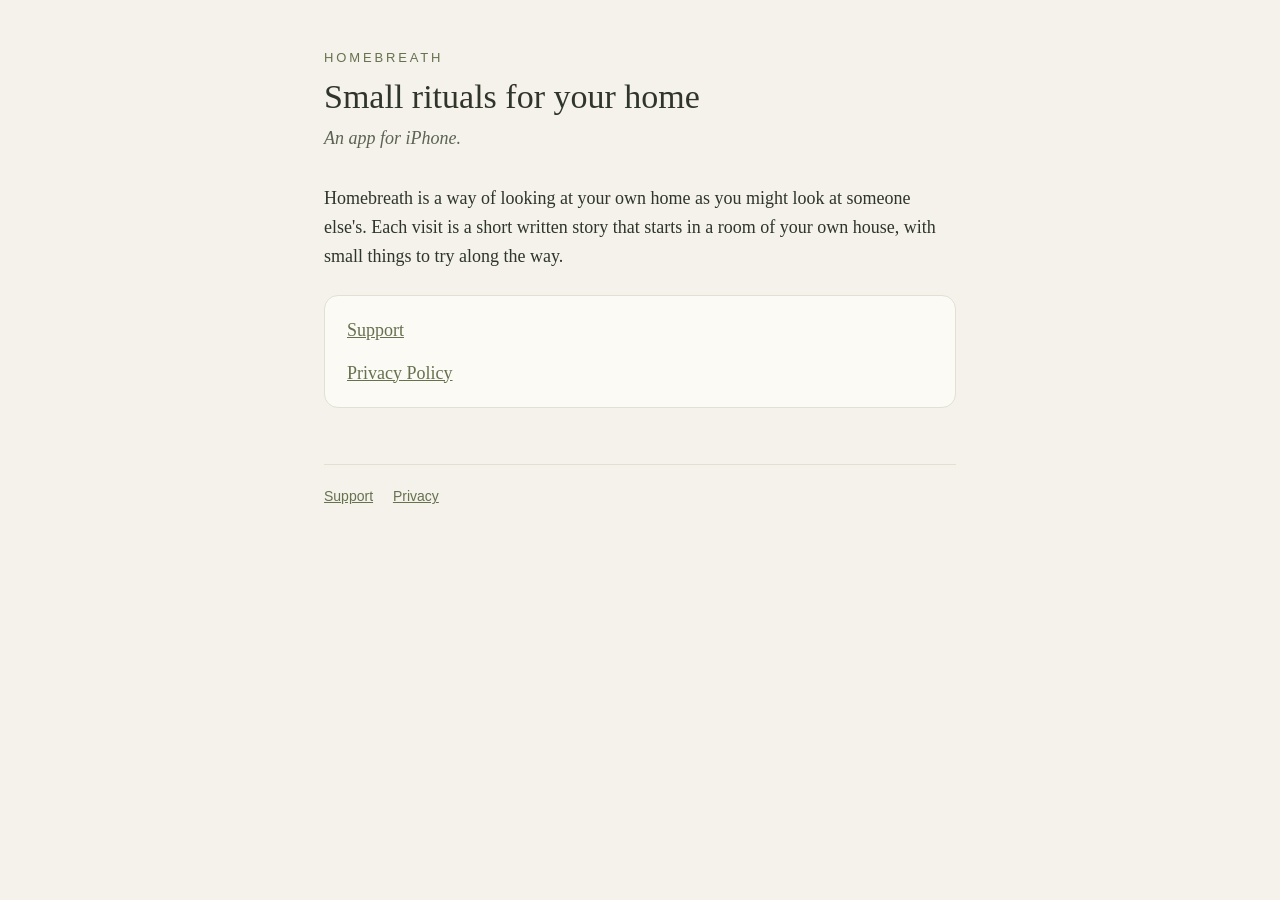
<file: index.html>
<!DOCTYPE html>
<html lang="en">
<head>
<meta charset="utf-8">
<meta name="viewport" content="width=device-width, initial-scale=1">
<title>Homebreath</title>
<meta name="description" content="Homebreath: small rituals for your home.">
<link rel="stylesheet" href="/style.css">
</head>
<body>
<main>
  <p class="kicker">Homebreath</p>
  <h1>Small rituals for your home</h1>
  <p class="sub">An app for iPhone.</p>

  <p>Homebreath is a way of looking at your own home as you might look at someone else's. Each visit is a short written story that starts in a room of your own house, with small things to try along the way.</p>

  <div class="card">
    <p><a href="/support/">Support</a></p>
    <p><a href="/privacy/">Privacy Policy</a></p>
  </div>

  <footer>
    <a href="/support/">Support</a>
    <a href="/privacy/">Privacy</a>
  </footer>
</main>
</body>
</html>
</file>
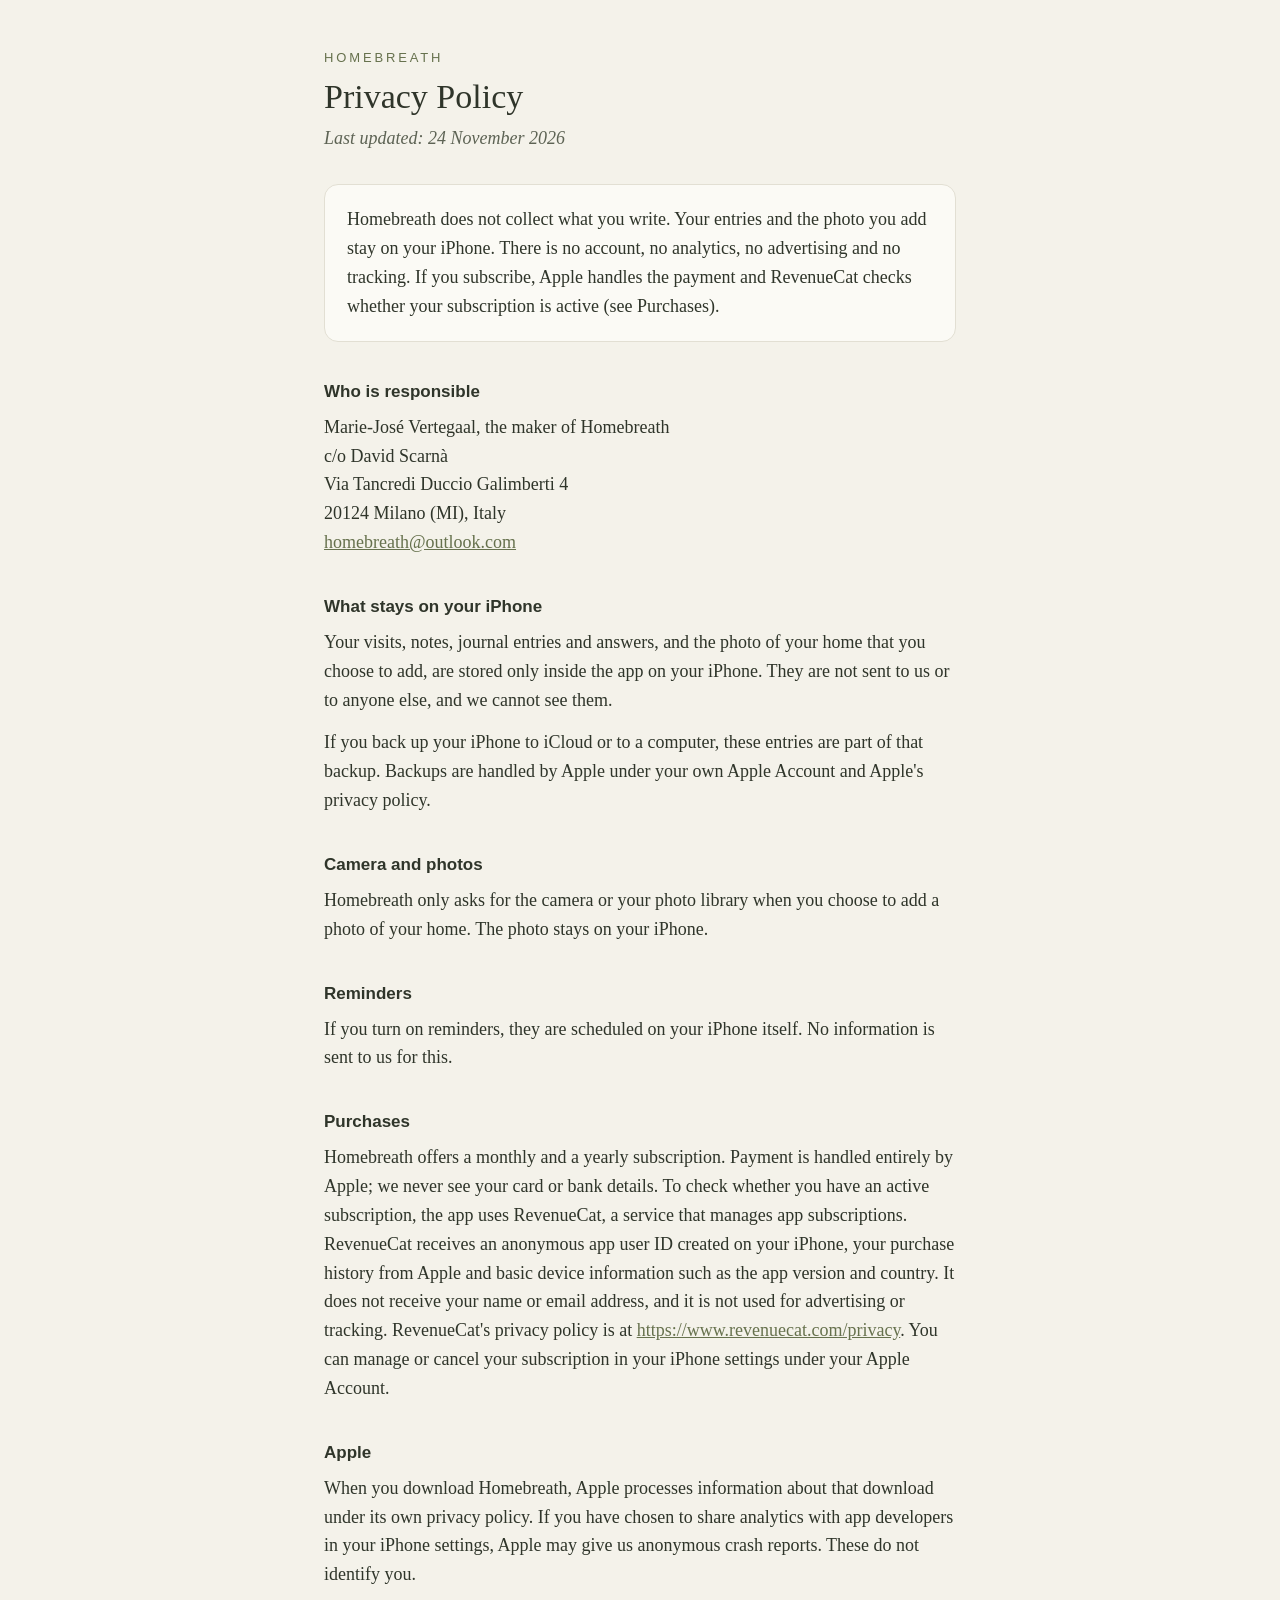
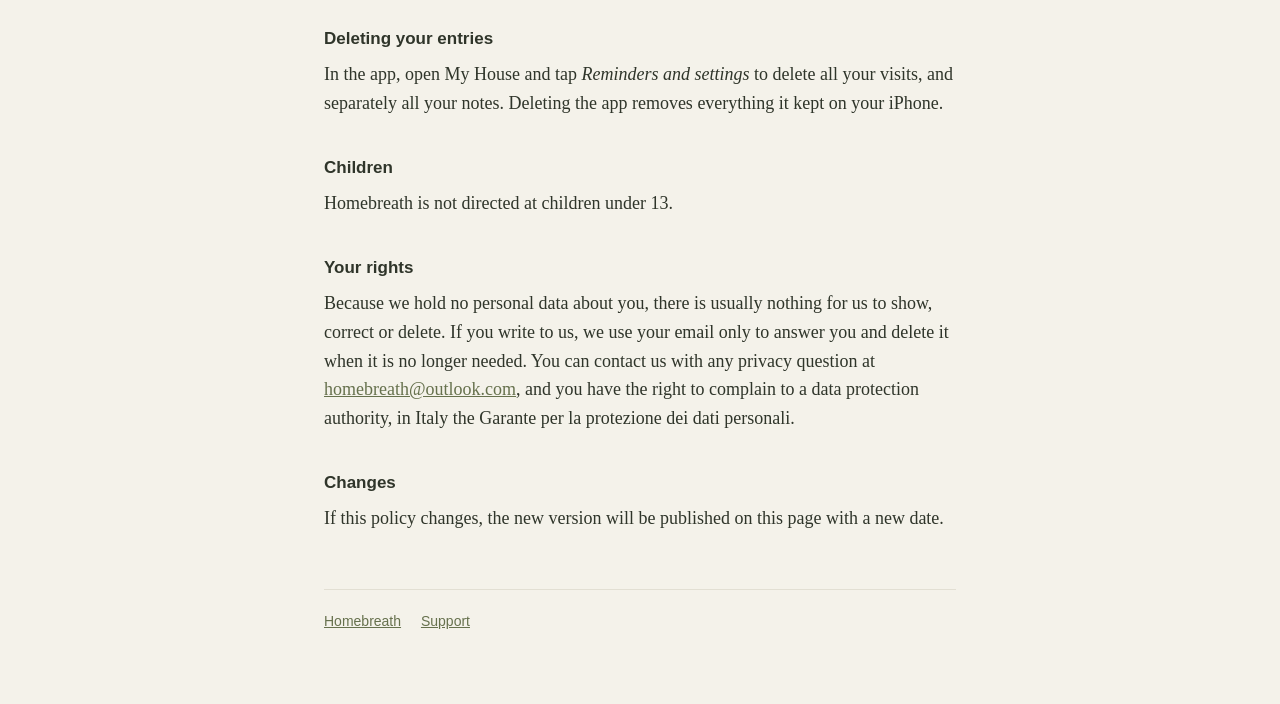
<file: privacy/index.html>
<!DOCTYPE html>
<html lang="en">
<head>
<meta charset="utf-8">
<meta name="viewport" content="width=device-width, initial-scale=1">
<title>Privacy Policy · Homebreath</title>
<link rel="stylesheet" href="/style.css">
</head>
<body>
<main>
  <p class="kicker"><a href="/">Homebreath</a></p>
  <h1>Privacy Policy</h1>
  <p class="sub">Last updated: 24 November 2026</p>

  <div class="card">
    <p>Homebreath does not collect what you write. Your entries and the photo you add stay on your iPhone. There is no account, no analytics, no advertising and no tracking. If you subscribe, Apple handles the payment and RevenueCat checks whether your subscription is active (see Purchases).</p>
  </div>

  <h2>Who is responsible</h2>
  <p>Marie-José Vertegaal, the maker of Homebreath<br>c/o David Scarnà<br>Via Tancredi Duccio Galimberti 4<br>20124 Milano (MI), Italy<br><a href="mailto:homebreath@outlook.com">homebreath@outlook.com</a></p>

  <h2>What stays on your iPhone</h2>
  <p>Your visits, notes, journal entries and answers, and the photo of your home that you choose to add, are stored only inside the app on your iPhone. They are not sent to us or to anyone else, and we cannot see them.</p>
  <p>If you back up your iPhone to iCloud or to a computer, these entries are part of that backup. Backups are handled by Apple under your own Apple Account and Apple's privacy policy.</p>

  <h2>Camera and photos</h2>
  <p>Homebreath only asks for the camera or your photo library when you choose to add a photo of your home. The photo stays on your iPhone.</p>

  <h2>Reminders</h2>
  <p>If you turn on reminders, they are scheduled on your iPhone itself. No information is sent to us for this.</p>

  <h2>Purchases</h2>
  <p>Homebreath offers a monthly and a yearly subscription. Payment is handled entirely by Apple; we never see your card or bank details. To check whether you have an active subscription, the app uses RevenueCat, a service that manages app subscriptions. RevenueCat receives an anonymous app user ID created on your iPhone, your purchase history from Apple and basic device information such as the app version and country. It does not receive your name or email address, and it is not used for advertising or tracking. RevenueCat's privacy policy is at <a href="https://www.revenuecat.com/privacy">https://www.revenuecat.com/privacy</a>. You can manage or cancel your subscription in your iPhone settings under your Apple Account.</p>

  <h2>Apple</h2>
  <p>When you download Homebreath, Apple processes information about that download under its own privacy policy. If you have chosen to share analytics with app developers in your iPhone settings, Apple may give us anonymous crash reports. These do not identify you.</p>

  <h2>Deleting your entries</h2>
  <p>In the app, open My House and tap <em>Reminders and settings</em> to delete all your visits, and separately all your notes. Deleting the app removes everything it kept on your iPhone.</p>

  <h2>Children</h2>
  <p>Homebreath is not directed at children under 13.</p>

  <h2>Your rights</h2>
  <p>Because we hold no personal data about you, there is usually nothing for us to show, correct or delete. If you write to us, we use your email only to answer you and delete it when it is no longer needed. You can contact us with any privacy question at <a href="mailto:homebreath@outlook.com">homebreath@outlook.com</a>, and you have the right to complain to a data protection authority, in Italy the Garante per la protezione dei dati personali.</p>

  <h2>Changes</h2>
  <p>If this policy changes, the new version will be published on this page with a new date.</p>

  <footer>
    <a href="/">Homebreath</a>
    <a href="/support/">Support</a>
  </footer>
</main>
</body>
</html>
</file>
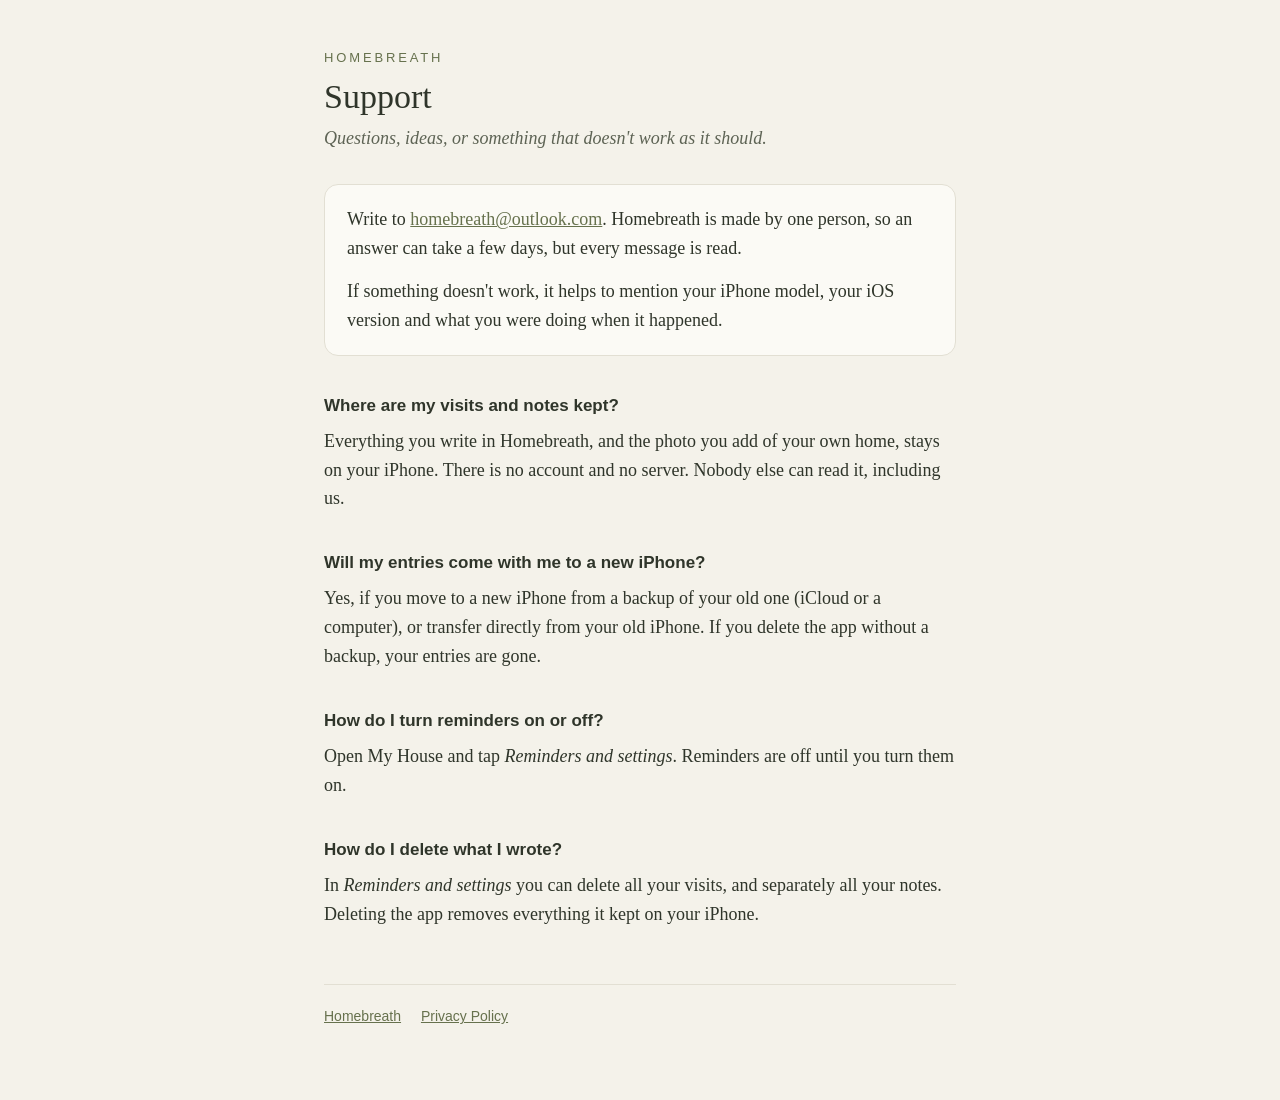
<file: support/index.html>
<!DOCTYPE html>
<html lang="en">
<head>
<meta charset="utf-8">
<meta name="viewport" content="width=device-width, initial-scale=1">
<title>Support · Homebreath</title>
<link rel="stylesheet" href="/style.css">
</head>
<body>
<main>
  <p class="kicker"><a href="/">Homebreath</a></p>
  <h1>Support</h1>
  <p class="sub">Questions, ideas, or something that doesn't work as it should.</p>

  <div class="card">
    <p>Write to <a href="mailto:homebreath@outlook.com">homebreath@outlook.com</a>. Homebreath is made by one person, so an answer can take a few days, but every message is read.</p>
    <p>If something doesn't work, it helps to mention your iPhone model, your iOS version and what you were doing when it happened.</p>
  </div>

  <h2>Where are my visits and notes kept?</h2>
  <p>Everything you write in Homebreath, and the photo you add of your own home, stays on your iPhone. There is no account and no server. Nobody else can read it, including us.</p>

  <h2>Will my entries come with me to a new iPhone?</h2>
  <p>Yes, if you move to a new iPhone from a backup of your old one (iCloud or a computer), or transfer directly from your old iPhone. If you delete the app without a backup, your entries are gone.</p>

  <h2>How do I turn reminders on or off?</h2>
  <p>Open My House and tap <em>Reminders and settings</em>. Reminders are off until you turn them on.</p>

  <h2>How do I delete what I wrote?</h2>
  <p>In <em>Reminders and settings</em> you can delete all your visits, and separately all your notes. Deleting the app removes everything it kept on your iPhone.</p>

  <footer>
    <a href="/">Homebreath</a>
    <a href="/privacy/">Privacy Policy</a>
  </footer>
</main>
</body>
</html>
</file>
<file: style.css>
:root {
  --bg: #F4F2EA;
  --ink: #2F352A;
  --muted: #5d6354;
  --accent: #66714D;
  --card: #FBFAF5;
  --line: #E2DFD3;
}
* { box-sizing: border-box; }
html { -webkit-text-size-adjust: 100%; }
body {
  margin: 0;
  background: var(--bg);
  color: var(--ink);
  font-family: Georgia, "Iowan Old Style", "Times New Roman", serif;
  font-size: 18px;
  line-height: 1.6;
}
main { max-width: 680px; margin: 0 auto; padding: 48px 24px 72px; }
.kicker {
  font-family: -apple-system, BlinkMacSystemFont, "Helvetica Neue", Arial, sans-serif;
  font-size: 13px;
  letter-spacing: 0.22em;
  text-transform: uppercase;
  color: var(--accent);
  margin: 0 0 8px;
}
.kicker a { color: inherit; text-decoration: none; }
h1 { font-weight: normal; font-size: 34px; line-height: 1.2; margin: 0 0 6px; }
.sub { font-style: italic; color: var(--muted); margin: 0 0 32px; }
h2 {
  font-family: -apple-system, BlinkMacSystemFont, "Helvetica Neue", Arial, sans-serif;
  font-size: 17px;
  font-weight: 600;
  margin: 36px 0 8px;
}
p, li { margin: 0 0 14px; }
ul { padding-left: 22px; }
a { color: var(--accent); }
.card {
  background: var(--card);
  border: 1px solid var(--line);
  border-radius: 14px;
  padding: 20px 22px;
  margin: 24px 0;
}
.card p:last-child { margin-bottom: 0; }
footer {
  margin-top: 56px;
  padding-top: 20px;
  border-top: 1px solid var(--line);
  font-family: -apple-system, BlinkMacSystemFont, "Helvetica Neue", Arial, sans-serif;
  font-size: 14px;
  color: var(--muted);
}
footer a { margin-right: 16px; }
</file>
